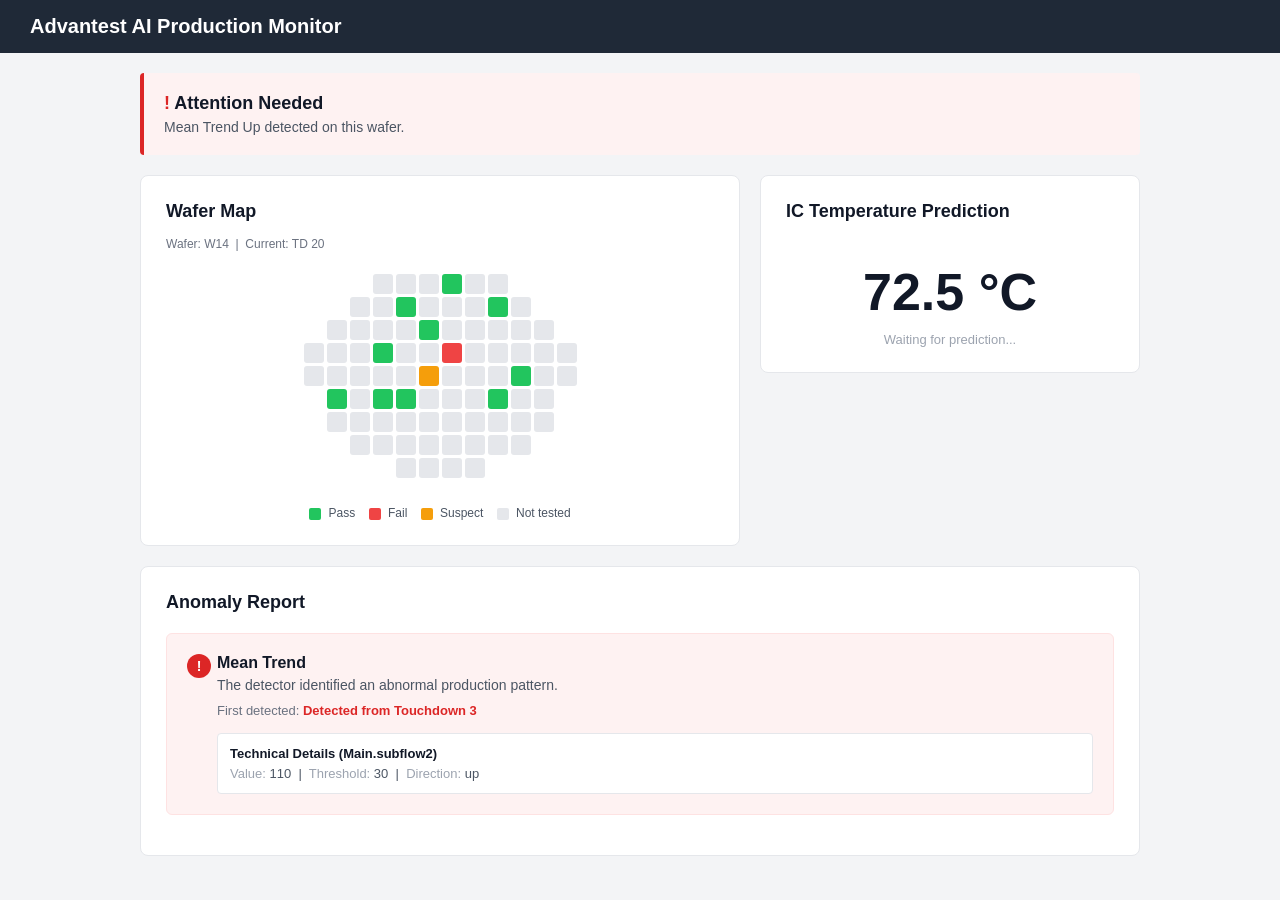
<file: apps/test_email.html>
<!DOCTYPE html>
<html>
<head>
    <meta charset="utf-8">
</head>
<body style="margin: 0; padding: 0; background-color: #f3f4f6; font-family: -apple-system, BlinkMacSystemFont, 'Segoe UI', Roboto, Helvetica, Arial, sans-serif;">

    <!-- Header -->
    <div style="background-color: #1f2937; color: white; padding: 15px 30px;">
        <h1 style="margin: 0; font-size: 20px;">Advantest AI Production Monitor</h1>
    </div>

    <div style="max-width: 1000px; margin: 20px auto; padding: 0 20px;">

        <!-- Alert Banner -->
        
        <div style="background-color: #fef2f2; border-left: 4px solid #dc2626; padding: 20px; margin-bottom: 20px; border-radius: 4px;">
            <h2 style="margin: 0 0 5px 0; color: #111827; font-size: 18px;">
                <span style="color: #dc2626;">!</span> Attention Needed
            </h2>
            <p style="margin: 0; color: #4b5563; font-size: 14px;">Mean Trend Up detected on this wafer.</p>
        </div>
        

        <!-- Content Grid (Wafer Map & Temperature) -->
        <table width="100%" cellpadding="0" cellspacing="0" style="margin-bottom: 20px;">
            <tr>
                <!-- Wafer Map Card -->
                <td width="60%" valign="top">
                    <div style="background: white; border-radius: 8px; padding: 25px; border: 1px solid #e5e7eb;">
                        <h3 style="margin: 0 0 15px 0; font-size: 18px; color: #111827;">Wafer Map</h3>
                        <div style="color: #6b7280; font-size: 12px; margin-bottom: 20px;">
                            Wafer: W14 &nbsp;|&nbsp; Current: TD 20
                        </div>

                        <table align="center" cellpadding="0" cellspacing="3">
                            
                            <tr>
                                
                                    
                                        <td width="20" height="20"></td>
                                    
                                
                                    
                                        <td width="20" height="20"></td>
                                    
                                
                                    
                                        <td width="20" height="20"></td>
                                    
                                
                                    
                                        <td width="20" height="20" style="background-color: #e5e7eb; border-radius: 3px;"></td>
                                    
                                
                                    
                                        <td width="20" height="20" style="background-color: #e5e7eb; border-radius: 3px;"></td>
                                    
                                
                                    
                                        <td width="20" height="20" style="background-color: #e5e7eb; border-radius: 3px;"></td>
                                    
                                
                                    
                                        <td width="20" height="20" style="background-color: #22c55e; border-radius: 3px;"></td>
                                    
                                
                                    
                                        <td width="20" height="20" style="background-color: #e5e7eb; border-radius: 3px;"></td>
                                    
                                
                                    
                                        <td width="20" height="20" style="background-color: #e5e7eb; border-radius: 3px;"></td>
                                    
                                
                                    
                                        <td width="20" height="20"></td>
                                    
                                
                                    
                                        <td width="20" height="20"></td>
                                    
                                
                                    
                                        <td width="20" height="20"></td>
                                    
                                
                            </tr>
                            
                            <tr>
                                
                                    
                                        <td width="20" height="20"></td>
                                    
                                
                                    
                                        <td width="20" height="20"></td>
                                    
                                
                                    
                                        <td width="20" height="20" style="background-color: #e5e7eb; border-radius: 3px;"></td>
                                    
                                
                                    
                                        <td width="20" height="20" style="background-color: #e5e7eb; border-radius: 3px;"></td>
                                    
                                
                                    
                                        <td width="20" height="20" style="background-color: #22c55e; border-radius: 3px;"></td>
                                    
                                
                                    
                                        <td width="20" height="20" style="background-color: #e5e7eb; border-radius: 3px;"></td>
                                    
                                
                                    
                                        <td width="20" height="20" style="background-color: #e5e7eb; border-radius: 3px;"></td>
                                    
                                
                                    
                                        <td width="20" height="20" style="background-color: #e5e7eb; border-radius: 3px;"></td>
                                    
                                
                                    
                                        <td width="20" height="20" style="background-color: #22c55e; border-radius: 3px;"></td>
                                    
                                
                                    
                                        <td width="20" height="20" style="background-color: #e5e7eb; border-radius: 3px;"></td>
                                    
                                
                                    
                                        <td width="20" height="20"></td>
                                    
                                
                                    
                                        <td width="20" height="20"></td>
                                    
                                
                            </tr>
                            
                            <tr>
                                
                                    
                                        <td width="20" height="20"></td>
                                    
                                
                                    
                                        <td width="20" height="20" style="background-color: #e5e7eb; border-radius: 3px;"></td>
                                    
                                
                                    
                                        <td width="20" height="20" style="background-color: #e5e7eb; border-radius: 3px;"></td>
                                    
                                
                                    
                                        <td width="20" height="20" style="background-color: #e5e7eb; border-radius: 3px;"></td>
                                    
                                
                                    
                                        <td width="20" height="20" style="background-color: #e5e7eb; border-radius: 3px;"></td>
                                    
                                
                                    
                                        <td width="20" height="20" style="background-color: #22c55e; border-radius: 3px;"></td>
                                    
                                
                                    
                                        <td width="20" height="20" style="background-color: #e5e7eb; border-radius: 3px;"></td>
                                    
                                
                                    
                                        <td width="20" height="20" style="background-color: #e5e7eb; border-radius: 3px;"></td>
                                    
                                
                                    
                                        <td width="20" height="20" style="background-color: #e5e7eb; border-radius: 3px;"></td>
                                    
                                
                                    
                                        <td width="20" height="20" style="background-color: #e5e7eb; border-radius: 3px;"></td>
                                    
                                
                                    
                                        <td width="20" height="20" style="background-color: #e5e7eb; border-radius: 3px;"></td>
                                    
                                
                                    
                                        <td width="20" height="20"></td>
                                    
                                
                            </tr>
                            
                            <tr>
                                
                                    
                                        <td width="20" height="20" style="background-color: #e5e7eb; border-radius: 3px;"></td>
                                    
                                
                                    
                                        <td width="20" height="20" style="background-color: #e5e7eb; border-radius: 3px;"></td>
                                    
                                
                                    
                                        <td width="20" height="20" style="background-color: #e5e7eb; border-radius: 3px;"></td>
                                    
                                
                                    
                                        <td width="20" height="20" style="background-color: #22c55e; border-radius: 3px;"></td>
                                    
                                
                                    
                                        <td width="20" height="20" style="background-color: #e5e7eb; border-radius: 3px;"></td>
                                    
                                
                                    
                                        <td width="20" height="20" style="background-color: #e5e7eb; border-radius: 3px;"></td>
                                    
                                
                                    
                                        <td width="20" height="20" style="background-color: #ef4444; border-radius: 3px;"></td>
                                    
                                
                                    
                                        <td width="20" height="20" style="background-color: #e5e7eb; border-radius: 3px;"></td>
                                    
                                
                                    
                                        <td width="20" height="20" style="background-color: #e5e7eb; border-radius: 3px;"></td>
                                    
                                
                                    
                                        <td width="20" height="20" style="background-color: #e5e7eb; border-radius: 3px;"></td>
                                    
                                
                                    
                                        <td width="20" height="20" style="background-color: #e5e7eb; border-radius: 3px;"></td>
                                    
                                
                                    
                                        <td width="20" height="20" style="background-color: #e5e7eb; border-radius: 3px;"></td>
                                    
                                
                            </tr>
                            
                            <tr>
                                
                                    
                                        <td width="20" height="20" style="background-color: #e5e7eb; border-radius: 3px;"></td>
                                    
                                
                                    
                                        <td width="20" height="20" style="background-color: #e5e7eb; border-radius: 3px;"></td>
                                    
                                
                                    
                                        <td width="20" height="20" style="background-color: #e5e7eb; border-radius: 3px;"></td>
                                    
                                
                                    
                                        <td width="20" height="20" style="background-color: #e5e7eb; border-radius: 3px;"></td>
                                    
                                
                                    
                                        <td width="20" height="20" style="background-color: #e5e7eb; border-radius: 3px;"></td>
                                    
                                
                                    
                                        <td width="20" height="20" style="background-color: #f59e0b; border-radius: 3px;"></td>
                                    
                                
                                    
                                        <td width="20" height="20" style="background-color: #e5e7eb; border-radius: 3px;"></td>
                                    
                                
                                    
                                        <td width="20" height="20" style="background-color: #e5e7eb; border-radius: 3px;"></td>
                                    
                                
                                    
                                        <td width="20" height="20" style="background-color: #e5e7eb; border-radius: 3px;"></td>
                                    
                                
                                    
                                        <td width="20" height="20" style="background-color: #22c55e; border-radius: 3px;"></td>
                                    
                                
                                    
                                        <td width="20" height="20" style="background-color: #e5e7eb; border-radius: 3px;"></td>
                                    
                                
                                    
                                        <td width="20" height="20" style="background-color: #e5e7eb; border-radius: 3px;"></td>
                                    
                                
                            </tr>
                            
                            <tr>
                                
                                    
                                        <td width="20" height="20"></td>
                                    
                                
                                    
                                        <td width="20" height="20" style="background-color: #22c55e; border-radius: 3px;"></td>
                                    
                                
                                    
                                        <td width="20" height="20" style="background-color: #e5e7eb; border-radius: 3px;"></td>
                                    
                                
                                    
                                        <td width="20" height="20" style="background-color: #22c55e; border-radius: 3px;"></td>
                                    
                                
                                    
                                        <td width="20" height="20" style="background-color: #22c55e; border-radius: 3px;"></td>
                                    
                                
                                    
                                        <td width="20" height="20" style="background-color: #e5e7eb; border-radius: 3px;"></td>
                                    
                                
                                    
                                        <td width="20" height="20" style="background-color: #e5e7eb; border-radius: 3px;"></td>
                                    
                                
                                    
                                        <td width="20" height="20" style="background-color: #e5e7eb; border-radius: 3px;"></td>
                                    
                                
                                    
                                        <td width="20" height="20" style="background-color: #22c55e; border-radius: 3px;"></td>
                                    
                                
                                    
                                        <td width="20" height="20" style="background-color: #e5e7eb; border-radius: 3px;"></td>
                                    
                                
                                    
                                        <td width="20" height="20" style="background-color: #e5e7eb; border-radius: 3px;"></td>
                                    
                                
                                    
                                        <td width="20" height="20"></td>
                                    
                                
                            </tr>
                            
                            <tr>
                                
                                    
                                        <td width="20" height="20"></td>
                                    
                                
                                    
                                        <td width="20" height="20" style="background-color: #e5e7eb; border-radius: 3px;"></td>
                                    
                                
                                    
                                        <td width="20" height="20" style="background-color: #e5e7eb; border-radius: 3px;"></td>
                                    
                                
                                    
                                        <td width="20" height="20" style="background-color: #e5e7eb; border-radius: 3px;"></td>
                                    
                                
                                    
                                        <td width="20" height="20" style="background-color: #e5e7eb; border-radius: 3px;"></td>
                                    
                                
                                    
                                        <td width="20" height="20" style="background-color: #e5e7eb; border-radius: 3px;"></td>
                                    
                                
                                    
                                        <td width="20" height="20" style="background-color: #e5e7eb; border-radius: 3px;"></td>
                                    
                                
                                    
                                        <td width="20" height="20" style="background-color: #e5e7eb; border-radius: 3px;"></td>
                                    
                                
                                    
                                        <td width="20" height="20" style="background-color: #e5e7eb; border-radius: 3px;"></td>
                                    
                                
                                    
                                        <td width="20" height="20" style="background-color: #e5e7eb; border-radius: 3px;"></td>
                                    
                                
                                    
                                        <td width="20" height="20" style="background-color: #e5e7eb; border-radius: 3px;"></td>
                                    
                                
                                    
                                        <td width="20" height="20"></td>
                                    
                                
                            </tr>
                            
                            <tr>
                                
                                    
                                        <td width="20" height="20"></td>
                                    
                                
                                    
                                        <td width="20" height="20"></td>
                                    
                                
                                    
                                        <td width="20" height="20" style="background-color: #e5e7eb; border-radius: 3px;"></td>
                                    
                                
                                    
                                        <td width="20" height="20" style="background-color: #e5e7eb; border-radius: 3px;"></td>
                                    
                                
                                    
                                        <td width="20" height="20" style="background-color: #e5e7eb; border-radius: 3px;"></td>
                                    
                                
                                    
                                        <td width="20" height="20" style="background-color: #e5e7eb; border-radius: 3px;"></td>
                                    
                                
                                    
                                        <td width="20" height="20" style="background-color: #e5e7eb; border-radius: 3px;"></td>
                                    
                                
                                    
                                        <td width="20" height="20" style="background-color: #e5e7eb; border-radius: 3px;"></td>
                                    
                                
                                    
                                        <td width="20" height="20" style="background-color: #e5e7eb; border-radius: 3px;"></td>
                                    
                                
                                    
                                        <td width="20" height="20" style="background-color: #e5e7eb; border-radius: 3px;"></td>
                                    
                                
                                    
                                        <td width="20" height="20"></td>
                                    
                                
                                    
                                        <td width="20" height="20"></td>
                                    
                                
                            </tr>
                            
                            <tr>
                                
                                    
                                        <td width="20" height="20"></td>
                                    
                                
                                    
                                        <td width="20" height="20"></td>
                                    
                                
                                    
                                        <td width="20" height="20"></td>
                                    
                                
                                    
                                        <td width="20" height="20"></td>
                                    
                                
                                    
                                        <td width="20" height="20" style="background-color: #e5e7eb; border-radius: 3px;"></td>
                                    
                                
                                    
                                        <td width="20" height="20" style="background-color: #e5e7eb; border-radius: 3px;"></td>
                                    
                                
                                    
                                        <td width="20" height="20" style="background-color: #e5e7eb; border-radius: 3px;"></td>
                                    
                                
                                    
                                        <td width="20" height="20" style="background-color: #e5e7eb; border-radius: 3px;"></td>
                                    
                                
                                    
                                        <td width="20" height="20"></td>
                                    
                                
                                    
                                        <td width="20" height="20"></td>
                                    
                                
                                    
                                        <td width="20" height="20"></td>
                                    
                                
                                    
                                        <td width="20" height="20"></td>
                                    
                                
                            </tr>
                            
                        </table>

                        <!-- Legend -->
                        <div style="text-align: center; margin-top: 25px; font-size: 12px; color: #4b5563;">
                            <span style="display: inline-block; width: 12px; height: 12px; background-color: #22c55e; border-radius: 2px; vertical-align: middle; margin-right: 4px;"></span> Pass &nbsp;&nbsp;
                            <span style="display: inline-block; width: 12px; height: 12px; background-color: #ef4444; border-radius: 2px; vertical-align: middle; margin-right: 4px;"></span> Fail &nbsp;&nbsp;
                            <span style="display: inline-block; width: 12px; height: 12px; background-color: #f59e0b; border-radius: 2px; vertical-align: middle; margin-right: 4px;"></span> Suspect &nbsp;&nbsp;
                            <span style="display: inline-block; width: 12px; height: 12px; background-color: #e5e7eb; border-radius: 2px; vertical-align: middle; margin-right: 4px;"></span> Not tested
                        </div>
                    </div>
                </td>

                <td width="2%"></td> <!-- Spacer -->

                <!-- Temperature Card -->
                <td width="38%" valign="top">
                    <div style="background: white; border-radius: 8px; padding: 25px; border: 1px solid #e5e7eb; height: 100%;">
                        <h3 style="margin: 0 0 40px 0; font-size: 18px; color: #111827;">IC Temperature Prediction</h3>
                        <div style="text-align: center; margin-top: 40px;">
                            <div style="font-size: 52px; font-weight: bold; color: #111827; margin-bottom: 10px;">
                                72.5 °C
                            </div>
                            <div style="color: #9ca3af; font-size: 13px;">Waiting for prediction...</div>
                        </div>
                    </div>
                </td>
            </tr>
        </table>

        <!-- Anomaly Report -->
        <div style="background: white; border-radius: 8px; padding: 25px; border: 1px solid #e5e7eb; margin-bottom: 40px;">
            <h3 style="margin: 0 0 20px 0; font-size: 18px; color: #111827;">Anomaly Report</h3>

            
            <div style="background-color: #fef2f2; border: 1px solid #fee2e2; border-radius: 6px; padding: 20px; margin-bottom: 15px;">
                <table width="100%" cellpadding="0" cellspacing="0">
                    <tr>
                        <td width="30" valign="top">
                            <div style="background-color: #dc2626; color: white; width: 24px; height: 24px; border-radius: 12px; text-align: center; line-height: 24px; font-weight: bold; font-size: 14px;">!</div>
                        </td>
                        <td>
                            <strong style="color: #111827; font-size: 16px;">Mean Trend</strong>
                            <p style="color: #4b5563; font-size: 14px; margin: 5px 0 10px 0;">The detector identified an abnormal production pattern.</p>

                            <div style="color: #6b7280; font-size: 13px; margin-bottom: 15px;">
                                First detected: <span style="color: #dc2626; font-weight: bold;">Detected from Touchdown 3</span>
                            </div>

                            <div style="background-color: white; padding: 12px; border-radius: 4px; border: 1px solid #e5e7eb; font-size: 13px; color: #4b5563;">
                                <strong style="color: #111827; display: block; margin-bottom: 5px;">Technical Details (Main.subflow2)</strong>
                                <span style="color: #9ca3af;">Value:</span> 110 &nbsp;|&nbsp;
                                <span style="color: #9ca3af;">Threshold:</span> 30 &nbsp;|&nbsp;
                                <span style="color: #9ca3af;">Direction:</span> up
                            </div>
                        </td>
                    </tr>
                </table>
            </div>
            

        </div>
    </div>
</body>
</html>
</file>
